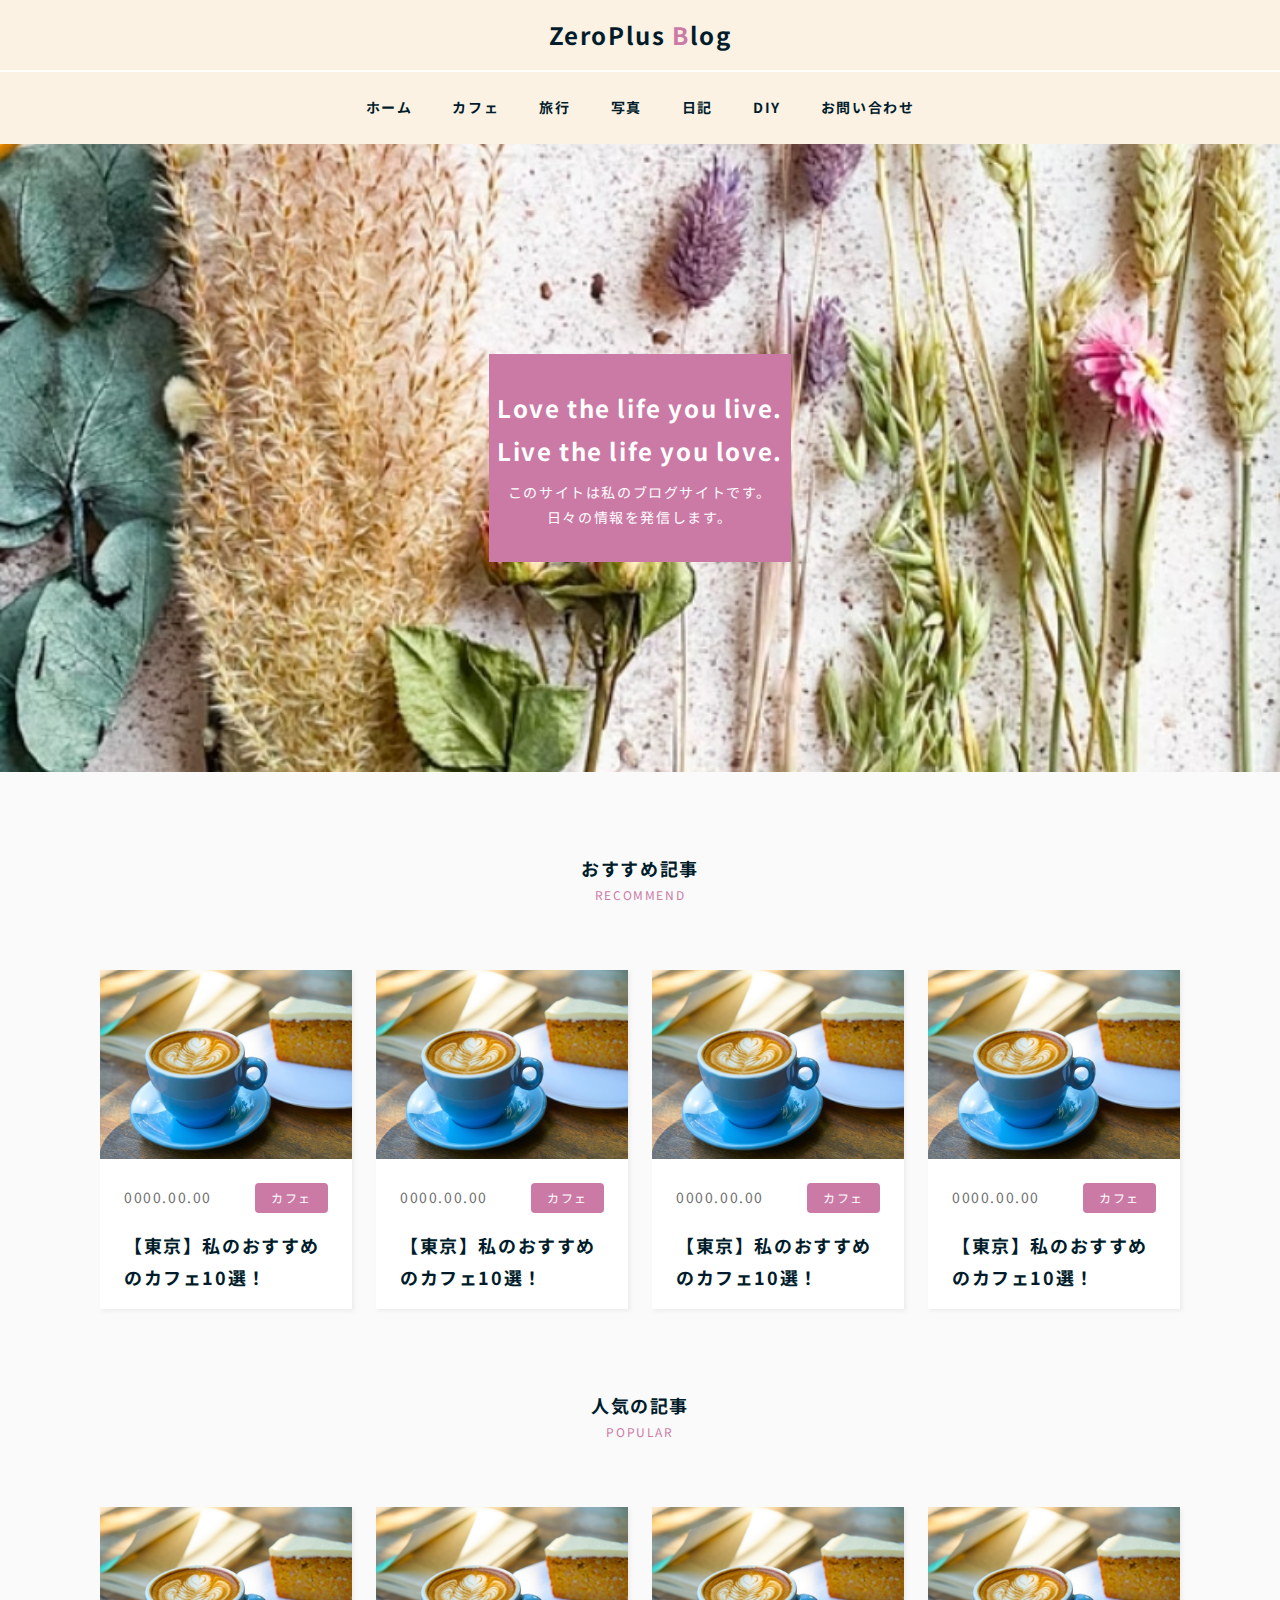
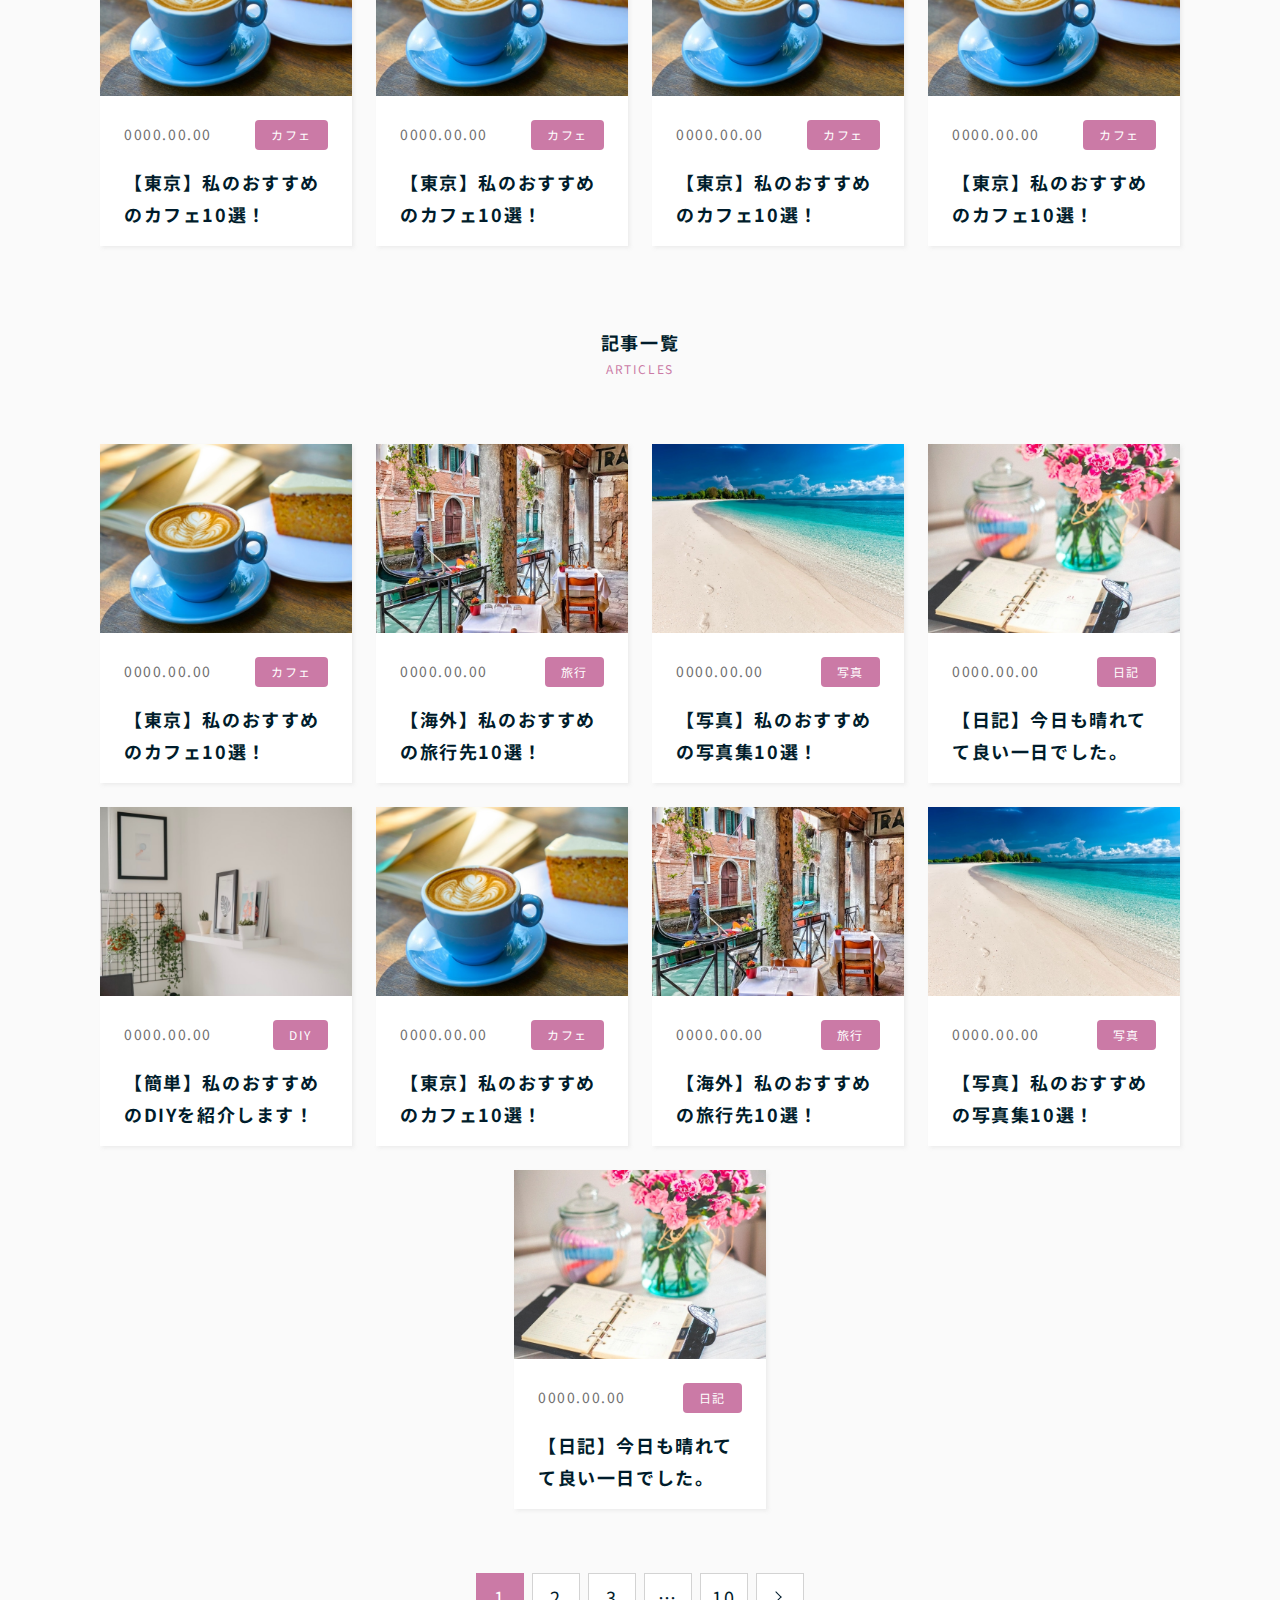
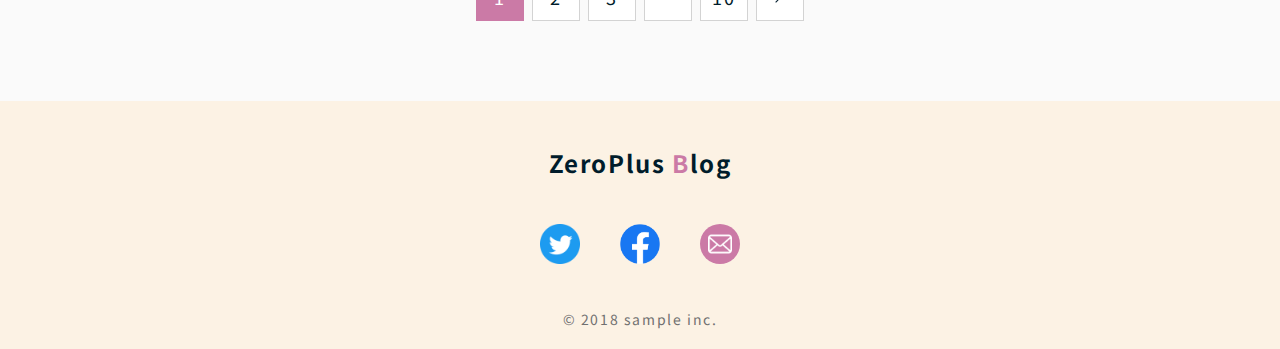
<file: index.html>
<!DOCTYPE html>
<html lang="ja">
  <head>
    <meta charset="utf-8" />
    <meta name="viewport" content="width=device-width,initial-scale=1" />
    <title>ZeroPlus Blog</title>
    <meta
      name="description"
      content="このサイトは私のブログサイトです。日々の情報を発信します。"
    />
    <meta name="format-detection" content="telephone=no" />
    <!-- google fonts -->
    <link rel="preconnect" href="https://fonts.googleapis.com" />
    <link rel="preconnect" href="https://fonts.gstatic.com" crossorigin />
    <link
      href="https://fonts.googleapis.com/css2?family=Noto+Sans+JP:wght@400;700&display=swap"
      rel="stylesheet"
    />
    <!-- css -->
    <link rel="stylesheet" href="css/reset.css" />
    <link rel="stylesheet" href="css/style.css" />
  </head>
  <body>
    <header class="header">
      <h1 class="header-logo">
        <a href="index.html" class="header-logo_link"
          >ZeroPlus<span class="header-logo_link__accent-color">&nbsp;B</span
          >log</a
        >
      </h1>
      <nav class="header-nav container">
        <ul class="header-nav_list">
          <li class="header-nav_item">
            <a href="index.html" class="header-nav_link">ホーム</a>
          </li>
          <li class="header-nav_item">
            <a href="category.html" class="header-nav_link">カフェ</a>
          </li>
          <li class="header-nav_item">
            <a href="" class="header-nav_link">旅行</a>
          </li>
          <li class="header-nav_item">
            <a href="" class="header-nav_link">写真</a>
          </li>
          <li class="header-nav_item">
            <a href="" class="header-nav_link">日記</a>
          </li>
          <li class="header-nav_item">
            <a href="" class="header-nav_link">DIY</a>
          </li>
          <li class="header-nav_item">
            <a href="" class="header-nav_link">お問い合わせ</a>
          </li>
        </ul>
      </nav>
    </header>
    <div class="top_kv">
      <div class="top_kv_copy-wrapper">
        <p class="top_kv_copy">
          Love the life you live. <br />Live the life you love.
        </p>
        <p class="top_kv_copy-jp">
          このサイトは私のブログサイトです。<br
            class="top_kv_break"
          />日々の情報を発信します。
        </p>
      </div>
      <!-- /.top_kv_copy-wrapper -->
    </div>
    <!-- /.kv -->
    <main class="top_main">
      <section class="contents">
        <h2 class="contents-title">おすすめ記事</h2>
        <div class="article-list container article-list__col-4 contents-body">
          <article class="article-item">
            <a href="single.html" class="article-item_link">
              <div class="article-item_thumb-wrapper">
                <img
                  src="img/thumb_article.jpg"
                  alt=""
                  class="article-item_thumb"
                  width="688"
                  height="516"
                />
              </div>
              <!-- /.article-item_thumb-wrapper -->
              <div class="article-item_txt article-item_txt__col-4">
                <div class="article-item_meta">
                  <time class="article-item_meta-date">0000.00.00</time>
                  <span class="article-item_meta-cat">カフェ</span>
                </div>
                <!-- /.article-item_meta -->
                <h3 class="article-item_title article-item_title__col-4">
                  【東京】私のおすすめのカフェ10選！
                </h3>
              </div>
              <!-- /.article-item_txt -->
            </a>
          </article>
          <article class="article-item">
            <a href="single.html" class="article-item_link">
              <div class="article-item_thumb-wrapper">
                <img
                  src="img/thumb_article.jpg"
                  alt=""
                  class="article-item_thumb"
                  width="688"
                  height="516"
                />
              </div>
              <!-- /.article-item_thumb-wrapper -->
              <div class="article-item_txt article-item_txt__col-4">
                <div class="article-item_meta">
                  <time class="article-item_meta-date">0000.00.00</time>
                  <span class="article-item_meta-cat">カフェ</span>
                </div>
                <!-- /.article-item_meta -->
                <h3 class="article-item_title article-item_title__col-4">
                  【東京】私のおすすめのカフェ10選！
                </h3>
              </div>
              <!-- /.article-item_txt -->
            </a>
          </article>
          <article class="article-item">
            <a href="single.html" class="article-item_link">
              <div class="article-item_thumb-wrapper">
                <img
                  src="img/thumb_article.jpg"
                  alt=""
                  class="article-item_thumb"
                  width="688"
                  height="516"
                />
              </div>
              <!-- /.article-item_thumb-wrapper -->
              <div class="article-item_txt article-item_txt__col-4">
                <div class="article-item_meta">
                  <time class="article-item_meta-date">0000.00.00</time>
                  <span class="article-item_meta-cat">カフェ</span>
                </div>
                <!-- /.article-item_meta -->
                <h3 class="article-item_title article-item_title__col-4">
                  【東京】私のおすすめのカフェ10選！
                </h3>
              </div>
              <!-- /.article-item_txt -->
            </a>
          </article>
          <article class="article-item">
            <a href="single.html" class="article-item_link">
              <div class="article-item_thumb-wrapper">
                <img
                  src="img/thumb_article.jpg"
                  alt=""
                  class="article-item_thumb"
                  width="688"
                  height="516"
                />
              </div>
              <!-- /.article-item_thumb-wrapper -->
              <div class="article-item_txt article-item_txt__col-4">
                <div class="article-item_meta">
                  <time class="article-item_meta-date">0000.00.00</time>
                  <span class="article-item_meta-cat">カフェ</span>
                </div>
                <!-- /.article-item_meta -->
                <h3 class="article-item_title article-item_title__col-4">
                  【東京】私のおすすめのカフェ10選！
                </h3>
              </div>
              <!-- /.article-item_txt -->
            </a>
          </article>
        </div>
        <!-- /.article-list -->
      </section>
      <section class="contents">
        <h2 class="contents-title popular">人気の記事</h2>
        <div class="article-list container article-list__col-4 contents-body">
          <article class="article-item">
            <a href="single.html" class="article-item_link">
              <div class="article-item_thumb-wrapper">
                <img
                  src="img/thumb_article.jpg"
                  alt=""
                  class="article-item_thumb"
                  width="688"
                  height="516"
                />
              </div>
              <!-- /.article-item_thumb-wrapper -->
              <div class="article-item_txt article-item_txt__col-4">
                <div class="article-item_meta">
                  <time class="article-item_meta-date">0000.00.00</time>
                  <span class="article-item_meta-cat">カフェ</span>
                </div>
                <!-- /.article-item_meta -->
                <h3 class="article-item_title article-item_title__col-4">
                  【東京】私のおすすめのカフェ10選！
                </h3>
              </div>
              <!-- /.article-item_txt -->
            </a>
          </article>
          <article class="article-item">
            <a href="single.html" class="article-item_link">
              <div class="article-item_thumb-wrapper">
                <img
                  src="img/thumb_article.jpg"
                  alt=""
                  class="article-item_thumb"
                  width="688"
                  height="516"
                />
              </div>
              <!-- /.article-item_thumb-wrapper -->
              <div class="article-item_txt article-item_txt__col-4">
                <div class="article-item_meta">
                  <time class="article-item_meta-date">0000.00.00</time>
                  <span class="article-item_meta-cat">カフェ</span>
                </div>
                <!-- /.article-item_meta -->
                <h3 class="article-item_title article-item_title__col-4">
                  【東京】私のおすすめのカフェ10選！
                </h3>
              </div>
              <!-- /.article-item_txt -->
            </a>
          </article>
          <article class="article-item">
            <a href="single.html" class="article-item_link">
              <div class="article-item_thumb-wrapper">
                <img
                  src="img/thumb_article.jpg"
                  alt=""
                  class="article-item_thumb"
                  width="688"
                  height="516"
                />
              </div>
              <!-- /.article-item_thumb-wrapper -->
              <div class="article-item_txt article-item_txt__col-4">
                <div class="article-item_meta">
                  <time class="article-item_meta-date">0000.00.00</time>
                  <span class="article-item_meta-cat">カフェ</span>
                </div>
                <!-- /.article-item_meta -->
                <h3 class="article-item_title article-item_title__col-4">
                  【東京】私のおすすめのカフェ10選！
                </h3>
              </div>
              <!-- /.article-item_txt -->
            </a>
          </article>
          <article class="article-item">
            <a href="single.html" class="article-item_link">
              <div class="article-item_thumb-wrapper">
                <img
                  src="img/thumb_article.jpg"
                  alt=""
                  class="article-item_thumb"
                  width="688"
                  height="516"
                />
              </div>
              <!-- /.article-item_thumb-wrapper -->
              <div class="article-item_txt article-item_txt__col-4">
                <div class="article-item_meta">
                  <time class="article-item_meta-date">0000.00.00</time>
                  <span class="article-item_meta-cat">カフェ</span>
                </div>
                <!-- /.article-item_meta -->
                <h3 class="article-item_title article-item_title__col-4">
                  【東京】私のおすすめのカフェ10選！
                </h3>
              </div>
              <!-- /.article-item_txt -->
            </a>
          </article>
        </div>
        <!-- /.article-list -->
      </section>
      <section class="contents">
        <h2 class="contents-title articles">記事一覧</h2>
        <div class="article-list container article-list__col-3 contents-body">
          <article class="article-item">
            <a href="single.html" class="article-item_link">
              <div class="article-item_thumb-wrapper">
                <img
                  src="img/thumb_article.jpg"
                  alt=""
                  class="article-item_thumb"
                  width="688"
                  height="516"
                />
              </div>
              <!-- /.article-item_thumb-wrapper -->
              <div class="article-item_txt article-item_txt__col-3">
                <div class="article-item_meta">
                  <time class="article-item_meta-date">0000.00.00</time>
                  <span class="article-item_meta-cat">カフェ</span>
                </div>
                <!-- /.article-item_meta -->
                <h3 class="article-item_title article-item_title__col-3">
                  【東京】私のおすすめのカフェ10選！
                </h3>
              </div>
              <!-- /.article-item_txt -->
            </a>
          </article>
          <article class="article-item">
            <a href="single.html" class="article-item_link">
              <div class="article-item_thumb-wrapper">
                <img
                  src="img/thumb_article02.jpg"
                  alt=""
                  class="article-item_thumb"
                  width="688"
                  height="516"
                />
              </div>
              <!-- /.article-item_thumb-wrapper -->
              <div class="article-item_txt article-item_txt__col-3">
                <div class="article-item_meta">
                  <time class="article-item_meta-date">0000.00.00</time>
                  <span class="article-item_meta-cat">旅行</span>
                </div>
                <!-- /.article-item_meta -->
                <h3 class="article-item_title article-item_title__col-3">
                  【海外】私のおすすめの旅行先10選！
                </h3>
              </div>
              <!-- /.article-item_txt -->
            </a>
          </article>
          <article class="article-item">
            <a href="single.html" class="article-item_link">
              <div class="article-item_thumb-wrapper">
                <img
                  src="img/thumb_article03.jpg"
                  alt=""
                  class="article-item_thumb"
                  width="688"
                  height="516"
                />
              </div>
              <!-- /.article-item_thumb-wrapper -->
              <div class="article-item_txt article-item_txt__col-3">
                <div class="article-item_meta">
                  <time class="article-item_meta-date">0000.00.00</time>
                  <span class="article-item_meta-cat">写真</span>
                </div>
                <!-- /.article-item_meta -->
                <h3 class="article-item_title article-item_title__col-3">
                  【写真】私のおすすめの写真集10選！
                </h3>
              </div>
              <!-- /.article-item_txt -->
            </a>
          </article>
          <article class="article-item">
            <a href="single.html" class="article-item_link">
              <div class="article-item_thumb-wrapper">
                <img
                  src="img/thumb_article04.jpg"
                  alt=""
                  class="article-item_thumb"
                  width="688"
                  height="516"
                />
              </div>
              <!-- /.article-item_thumb-wrapper -->
              <div class="article-item_txt article-item_txt__col-3">
                <div class="article-item_meta">
                  <time class="article-item_meta-date">0000.00.00</time>
                  <span class="article-item_meta-cat">日記</span>
                </div>
                <!-- /.article-item_meta -->
                <h3 class="article-item_title article-item_title__col-3">
                  【日記】今日も晴れてて良い一日でした。
                </h3>
              </div>
              <!-- /.article-item_txt -->
            </a>
          </article>
          <article class="article-item">
            <a href="single.html" class="article-item_link">
              <div class="article-item_thumb-wrapper">
                <img
                  src="img/thumb_article05.jpg"
                  alt=""
                  class="article-item_thumb"
                  width="688"
                  height="516"
                />
              </div>
              <!-- /.article-item_thumb-wrapper -->
              <div class="article-item_txt article-item_txt__col-3">
                <div class="article-item_meta">
                  <time class="article-item_meta-date">0000.00.00</time>
                  <span class="article-item_meta-cat">DIY</span>
                </div>
                <!-- /.article-item_meta -->
                <h3 class="article-item_title article-item_title__col-3">
                  【簡単】私のおすすめのDIYを紹介します！
                </h3>
              </div>
              <!-- /.article-item_txt -->
            </a>
          </article>
          <article class="article-item">
            <a href="single.html" class="article-item_link">
              <div class="article-item_thumb-wrapper">
                <img
                  src="img/thumb_article.jpg"
                  alt=""
                  class="article-item_thumb"
                  width="688"
                  height="516"
                />
              </div>
              <!-- /.article-item_thumb-wrapper -->
              <div class="article-item_txt article-item_txt__col-3">
                <div class="article-item_meta">
                  <time class="article-item_meta-date">0000.00.00</time>
                  <span class="article-item_meta-cat">カフェ</span>
                </div>
                <!-- /.article-item_meta -->
                <h3 class="article-item_title article-item_title__col-3">
                  【東京】私のおすすめのカフェ10選！
                </h3>
              </div>
              <!-- /.article-item_txt -->
            </a>
          </article>
          <article class="article-item">
            <a href="single.html" class="article-item_link">
              <div class="article-item_thumb-wrapper">
                <img
                  src="img/thumb_article02.jpg"
                  alt=""
                  class="article-item_thumb"
                  width="688"
                  height="516"
                />
              </div>
              <!-- /.article-item_thumb-wrapper -->
              <div class="article-item_txt article-item_txt__col-3">
                <div class="article-item_meta">
                  <time class="article-item_meta-date">0000.00.00</time>
                  <span class="article-item_meta-cat">旅行</span>
                </div>
                <!-- /.article-item_meta -->
                <h3 class="article-item_title article-item_title__col-3">
                  【海外】私のおすすめの旅行先10選！
                </h3>
              </div>
              <!-- /.article-item_txt -->
            </a>
          </article>
          <article class="article-item">
            <a href="single.html" class="article-item_link">
              <div class="article-item_thumb-wrapper">
                <img
                  src="img/thumb_article03.jpg"
                  alt=""
                  class="article-item_thumb"
                  width="688"
                  height="516"
                />
              </div>
              <!-- /.article-item_thumb-wrapper -->
              <div class="article-item_txt article-item_txt__col-3">
                <div class="article-item_meta">
                  <time class="article-item_meta-date">0000.00.00</time>
                  <span class="article-item_meta-cat">写真</span>
                </div>
                <!-- /.article-item_meta -->
                <h3 class="article-item_title article-item_title__col-3">
                  【写真】私のおすすめの写真集10選！
                </h3>
              </div>
              <!-- /.article-item_txt -->
            </a>
          </article>
          <article class="article-item">
            <a href="single.html" class="article-item_link">
              <div class="article-item_thumb-wrapper">
                <img
                  src="img/thumb_article04.jpg"
                  alt=""
                  class="article-item_thumb"
                  width="688"
                  height="516"
                />
              </div>
              <!-- /.article-item_thumb-wrapper -->
              <div class="article-item_txt article-item_txt__col-3">
                <div class="article-item_meta">
                  <time class="article-item_meta-date">0000.00.00</time>
                  <span class="article-item_meta-cat">日記</span>
                </div>
                <!-- /.article-item_meta -->
                <h3 class="article-item_title article-item_title__col-3">
                  【日記】今日も晴れてて良い一日でした。
                </h3>
              </div>
              <!-- /.article-item_txt -->
            </a>
          </article>
        </div>
        <!-- /.article-list -->
      </section>
      <div class="pagination contents-body">
        <span class="pagination_numbers pagination_numbers__current">1</span>
        <a href="" class="pagination_numbers">2</a>
        <a href="" class="pagination_numbers">3</a>
        <span class="pagination_numbers">…</span>
        <a href="" class="pagination_numbers">10</a>
        <a href="" class="pagination_numbers pagination_numbers__next"></a>
      </div>
      <!-- /.pagination -->
    </main>
    <footer class="footer">
      <p class="footer-logo">
        <a href="" class="footer-logo_link"
          >ZeroPlus<span class="footer-logo_link__accent-color">&nbsp;B</span
          >log</a
        >
      </p>
      <div class="footer-sns">
        <a href="" class="footer-sns_item">
          <img
            src="img/icon_twitter.svg"
            alt=""
            width="40"
            height="40"
            class="footer-sns_icon"
          />
        </a>
        <a href="" class="footer-sns_item">
          <img
            src="img/icon_facebook.svg"
            alt=""
            width="40"
            height="40"
            class="footer-sns_icon"
          />
        </a>
        <a href="" class="footer-sns_item">
          <img
            src="img/icon_email.svg"
            alt=""
            width="40"
            height="40"
            class="footer-sns_icon"
          />
        </a>
      </div>
      <!-- /.footer-sns -->

      <p class="footer-copyright">
        <small class="footer-copyright_txt">&copy; 2018 sample inc.</small>
      </p>
    </footer>
  </body>
</html>
</file>
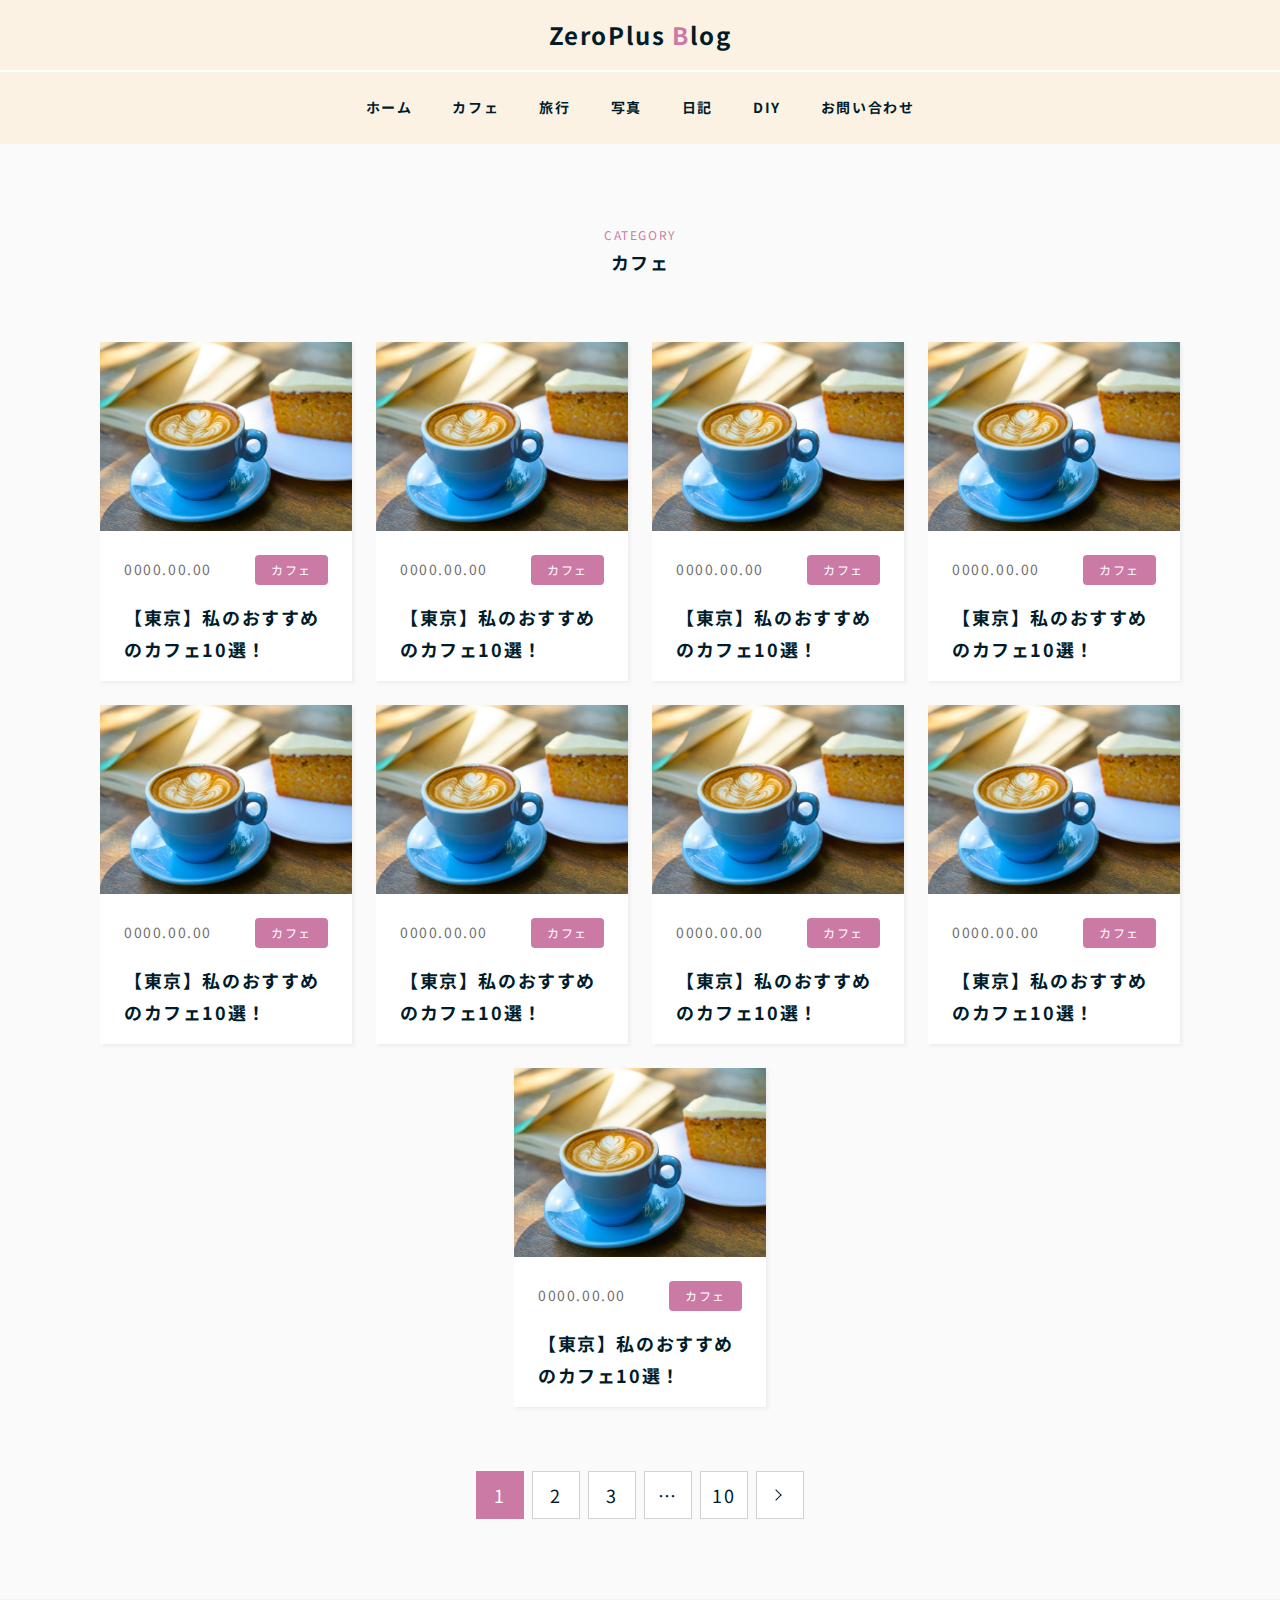
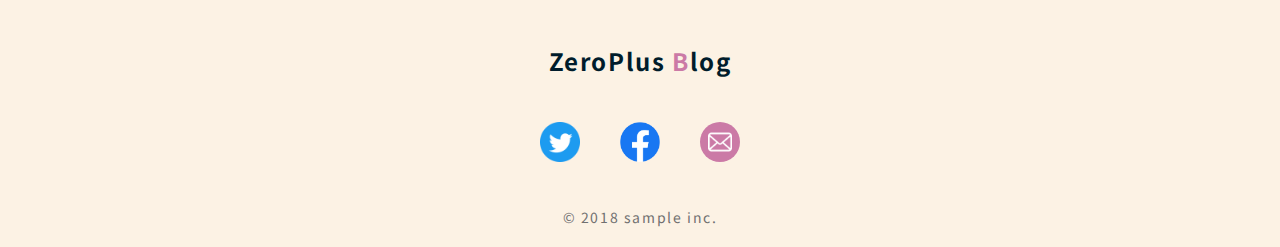
<file: category.html>
<!DOCTYPE html>
<html lang="ja">
  <head>
    <meta charset="utf-8" />
    <meta name="viewport" content="width=device-width,initial-scale=1" />
    <title>カフェ|ZeroPlus Blog</title>
    <meta
      name="description"
      content="このサイトは私のブログサイトです。日々の情報を発信します。"
    />
    <meta name="format-detection" content="telephone=no" />
    <!-- google fonts -->
    <link rel="preconnect" href="https://fonts.googleapis.com" />
    <link rel="preconnect" href="https://fonts.gstatic.com" crossorigin />
    <link
      href="https://fonts.googleapis.com/css2?family=Noto+Sans+JP:wght@400;700&display=swap"
      rel="stylesheet"
    />
    <!-- css -->
    <link rel="stylesheet" href="css/reset.css" />
    <link rel="stylesheet" href="css/style.css" />
  </head>
  <body>
    <header class="header">
      <p class="header-logo">
        <a href="index.html" class="header-logo_link"
          >ZeroPlus<span class="header-logo_link__accent-color">&nbsp;B</span>log</a
        >
      </p>
      <nav class="header-nav container">
        <ul class="header-nav_list">
          <li class="header-nav_item">
            <a href="index.html" class="header-nav_link">ホーム</a>
          </li>
          <li class="header-nav_item">
            <a href="category.html" class="header-nav_link">カフェ</a>
          </li>
          <li class="header-nav_item">
            <a href="" class="header-nav_link">旅行</a>
          </li>
          <li class="header-nav_item">
            <a href="" class="header-nav_link">写真</a>
          </li>
          <li class="header-nav_item">
            <a href="" class="header-nav_link">日記</a>
          </li>
          <li class="header-nav_item">
            <a href="" class="header-nav_link">DIY</a>
          </li>
          <li class="header-nav_item">
            <a href="" class="header-nav_link">お問い合わせ</a>
          </li>
        </ul>
      </nav>
    </header>
    <main class="cat_main">
      <div class="cat_header container">
        <h1 class="cat_header_title">カフェ</h1>
      </div>
      <!-- /.cat_header -->
      <section class="cat_main_contents">
        <div class="article-list container article-list__col-3">
          <article class="article-item">
            <a href="single.html" class="article-item_link">
              <div class="article-item_thumb-wrapper">
                <img
                  src="img/thumb_article.jpg"
                  alt=""
                  class="article-item_thumb"
                  width="688"
                  height="516"
                />
              </div>
              <!-- /.article-item_thumb-wrapper -->
              <div class="article-item_txt article-item_txt__col-3">
                <div class="article-item_meta">
                  <time class="article-item_meta-date">0000.00.00</time>
                  <span class="article-item_meta-cat">カフェ</span>
                </div>
                <!-- /.article-item_meta -->
                <h2 class="article-item_title article-item_title__col-3">
                  【東京】私のおすすめのカフェ10選！
                </h2>
              </div>
              <!-- /.article-item_txt -->
            </a>
          </article>
          <article class="article-item">
            <a href="single.html" class="article-item_link">
              <div class="article-item_thumb-wrapper">
                <img
                  src="img/thumb_article.jpg"
                  alt=""
                  class="article-item_thumb"
                  width="688"
                  height="516"
                />
              </div>
              <!-- /.article-item_thumb-wrapper -->
              <div class="article-item_txt article-item_txt__col-3">
                <div class="article-item_meta">
                  <time class="article-item_meta-date">0000.00.00</time>
                  <span class="article-item_meta-cat">カフェ</span>
                </div>
                <!-- /.article-item_meta -->
                <h2 class="article-item_title article-item_title__col-3">
                  【東京】私のおすすめのカフェ10選！
                </h2>
              </div>
              <!-- /.article-item_txt -->
            </a>
          </article>
          <article class="article-item">
            <a href="single.html" class="article-item_link">
              <div class="article-item_thumb-wrapper">
                <img
                  src="img/thumb_article.jpg"
                  alt=""
                  class="article-item_thumb"
                  width="688"
                  height="516"
                />
              </div>
              <!-- /.article-item_thumb-wrapper -->
              <div class="article-item_txt article-item_txt__col-3">
                <div class="article-item_meta">
                  <time class="article-item_meta-date">0000.00.00</time>
                  <span class="article-item_meta-cat">カフェ</span>
                </div>
                <!-- /.article-item_meta -->
                <h2 class="article-item_title article-item_title__col-3">
                  【東京】私のおすすめのカフェ10選！
                </h2>
              </div>
              <!-- /.article-item_txt -->
            </a>
          </article>
          <article class="article-item">
            <a href="single.html" class="article-item_link">
              <div class="article-item_thumb-wrapper">
                <img
                  src="img/thumb_article.jpg"
                  alt=""
                  class="article-item_thumb"
                  width="688"
                  height="516"
                />
              </div>
              <!-- /.article-item_thumb-wrapper -->
              <div class="article-item_txt article-item_txt__col-3">
                <div class="article-item_meta">
                  <time class="article-item_meta-date">0000.00.00</time>
                  <span class="article-item_meta-cat">カフェ</span>
                </div>
                <!-- /.article-item_meta -->
                <h2 class="article-item_title article-item_title__col-3">
                  【東京】私のおすすめのカフェ10選！
                </h2>
              </div>
              <!-- /.article-item_txt -->
            </a>
          </article>
          <article class="article-item">
            <a href="single.html" class="article-item_link">
              <div class="article-item_thumb-wrapper">
                <img
                  src="img/thumb_article.jpg"
                  alt=""
                  class="article-item_thumb"
                  width="688"
                  height="516"
                />
              </div>
              <!-- /.article-item_thumb-wrapper -->
              <div class="article-item_txt article-item_txt__col-3">
                <div class="article-item_meta">
                  <time class="article-item_meta-date">0000.00.00</time>
                  <span class="article-item_meta-cat">カフェ</span>
                </div>
                <!-- /.article-item_meta -->
                <h2 class="article-item_title article-item_title__col-3">
                  【東京】私のおすすめのカフェ10選！
                </h2>
              </div>
              <!-- /.article-item_txt -->
            </a>
          </article>
          <article class="article-item">
            <a href="single.html" class="article-item_link">
              <div class="article-item_thumb-wrapper">
                <img
                  src="img/thumb_article.jpg"
                  alt=""
                  class="article-item_thumb"
                  width="688"
                  height="516"
                />
              </div>
              <!-- /.article-item_thumb-wrapper -->
              <div class="article-item_txt article-item_txt__col-3">
                <div class="article-item_meta">
                  <time class="article-item_meta-date">0000.00.00</time>
                  <span class="article-item_meta-cat">カフェ</span>
                </div>
                <!-- /.article-item_meta -->
                <h2 class="article-item_title article-item_title__col-3">
                  【東京】私のおすすめのカフェ10選！
                </h2>
              </div>
              <!-- /.article-item_txt -->
            </a>
          </article>
          <article class="article-item">
            <a href="single.html" class="article-item_link">
              <div class="article-item_thumb-wrapper">
                <img
                  src="img/thumb_article.jpg"
                  alt=""
                  class="article-item_thumb"
                  width="688"
                  height="516"
                />
              </div>
              <!-- /.article-item_thumb-wrapper -->
              <div class="article-item_txt article-item_txt__col-3">
                <div class="article-item_meta">
                  <time class="article-item_meta-date">0000.00.00</time>
                  <span class="article-item_meta-cat">カフェ</span>
                </div>
                <!-- /.article-item_meta -->
                <h2 class="article-item_title article-item_title__col-3">
                  【東京】私のおすすめのカフェ10選！
                </h2>
              </div>
              <!-- /.article-item_txt -->
            </a>
          </article>
          <article class="article-item">
            <a href="single.html" class="article-item_link">
              <div class="article-item_thumb-wrapper">
                <img
                  src="img/thumb_article.jpg"
                  alt=""
                  class="article-item_thumb"
                  width="688"
                  height="516"
                />
              </div>
              <!-- /.article-item_thumb-wrapper -->
              <div class="article-item_txt article-item_txt__col-3">
                <div class="article-item_meta">
                  <time class="article-item_meta-date">0000.00.00</time>
                  <span class="article-item_meta-cat">カフェ</span>
                </div>
                <!-- /.article-item_meta -->
                <h2 class="article-item_title article-item_title__col-3">
                  【東京】私のおすすめのカフェ10選！
                </h2>
              </div>
              <!-- /.article-item_txt -->
            </a>
          </article>
          <article class="article-item">
            <a href="single.html" class="article-item_link">
              <div class="article-item_thumb-wrapper">
                <img
                  src="img/thumb_article.jpg"
                  alt=""
                  class="article-item_thumb"
                  width="688"
                  height="516"
                />
              </div>
              <!-- /.article-item_thumb-wrapper -->
              <div class="article-item_txt article-item_txt__col-3">
                <div class="article-item_meta">
                  <time class="article-item_meta-date">0000.00.00</time>
                  <span class="article-item_meta-cat">カフェ</span>
                </div>
                <!-- /.article-item_meta -->
                <h2 class="article-item_title article-item_title__col-3">
                  【東京】私のおすすめのカフェ10選！
                </h2>
              </div>
              <!-- /.article-item_txt -->
            </a>
          </article>
        </div>
        <!-- /.article-list -->
        <div class="pagination contents-body">
          <span class="pagination_numbers pagination_numbers__current">1</span>
          <a href="" class="pagination_numbers">2</a>
          <a href="" class="pagination_numbers">3</a>
          <span class="pagination_numbers">…</span>
          <a href="" class="pagination_numbers">10</a>
          <a href="" class="pagination_numbers pagination_numbers__next"></a>
        </div>
        <!-- /.pagination -->
      </section>
    </main>
    <footer class="footer">
      <p class="footer-logo">
        <a href="" class="footer-logo_link"
          >ZeroPlus<span class="footer-logo_link__accent-color">&nbsp;B</span
          >log</a
        >
      </p>
      <div class="footer-sns">
        <a href="" class="footer-sns_item">
          <img
            src="img/icon_twitter.svg"
            alt=""
            width="40"
            height="40"
            class="footer-sns_icon"
          />
        </a>
        <a href="" class="footer-sns_item">
          <img
            src="img/icon_facebook.svg"
            alt=""
            width="40"
            height="40"
            class="footer-sns_icon"
          />
        </a>
        <a href="" class="footer-sns_item">
          <img
            src="img/icon_email.svg"
            alt=""
            width="40"
            height="40"
            class="footer-sns_icon"
          />
        </a>
      </div>
      <!-- /.footer-sns -->
      <p class="footer-copyright">
        <small class="footer-copyright_txt">&copy; 2018 sample inc.</small>
      </p>
    </footer>
  </body>
</html>
</file>
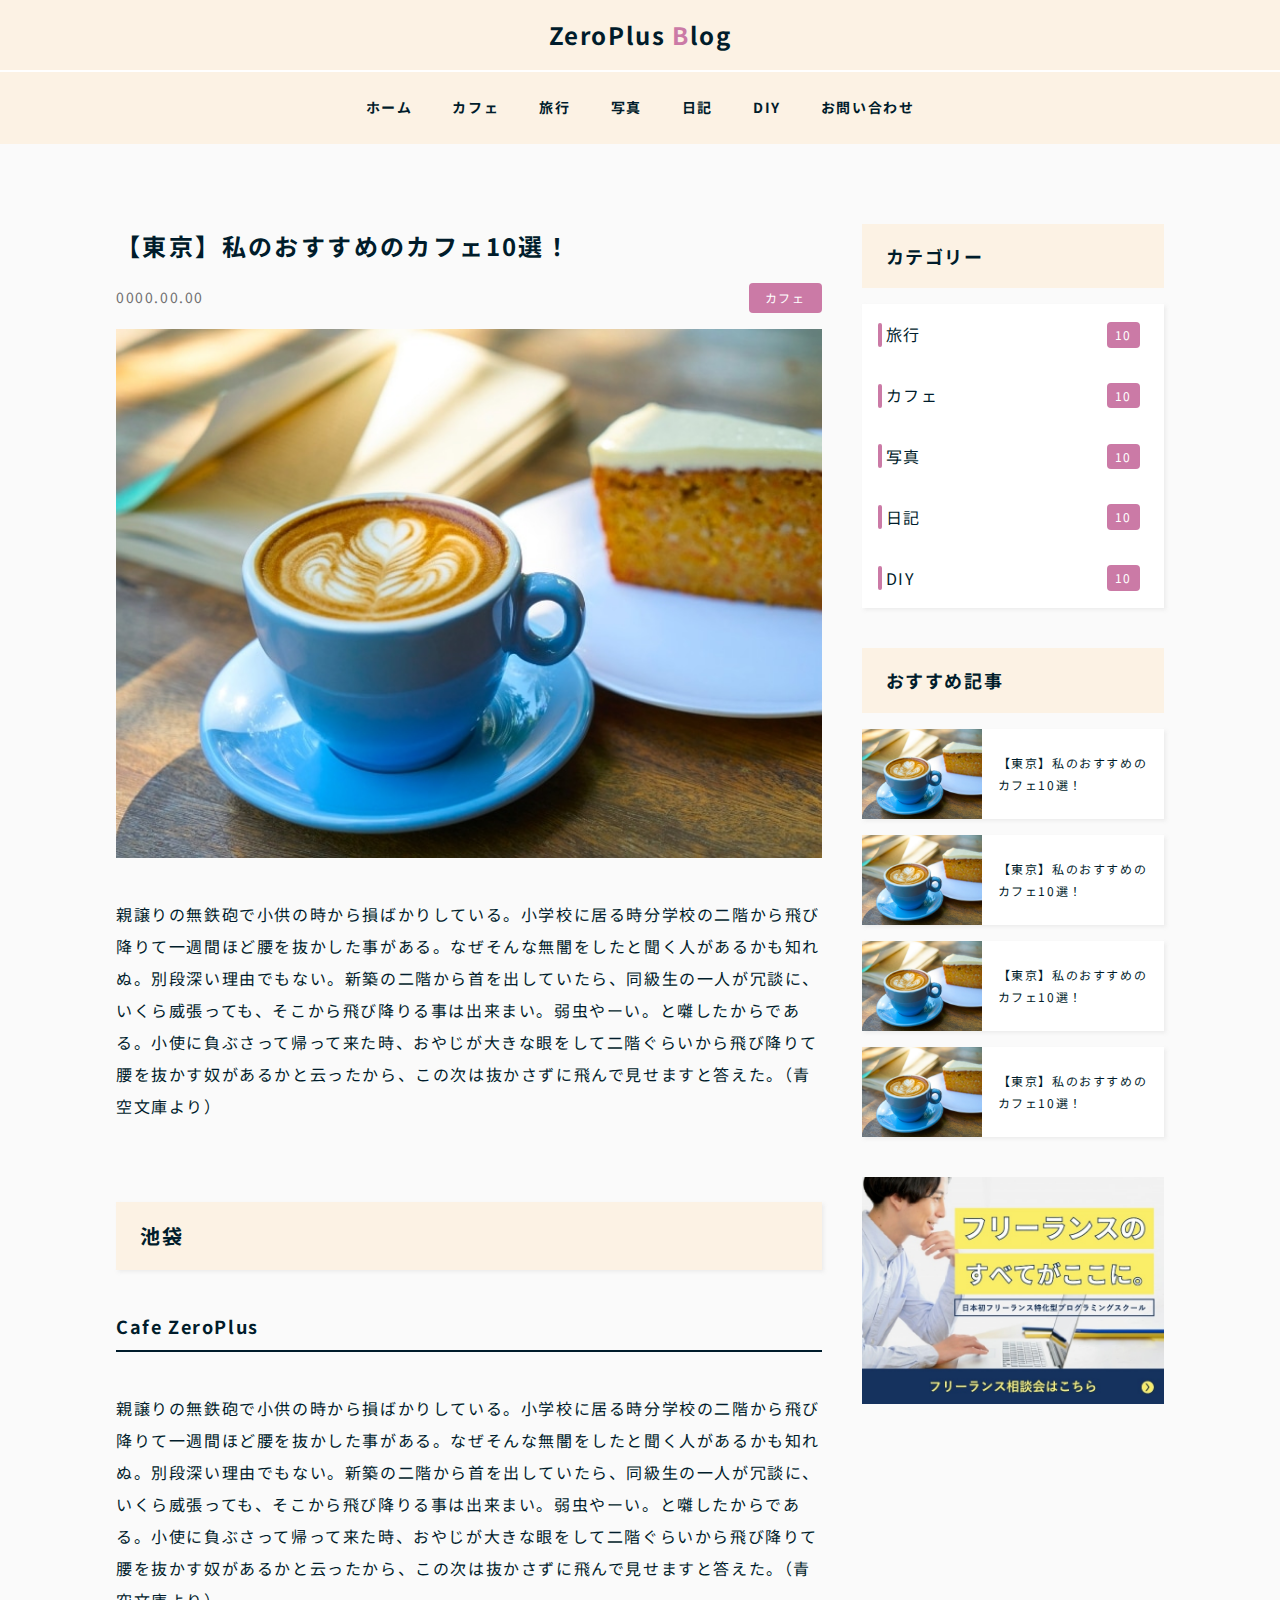
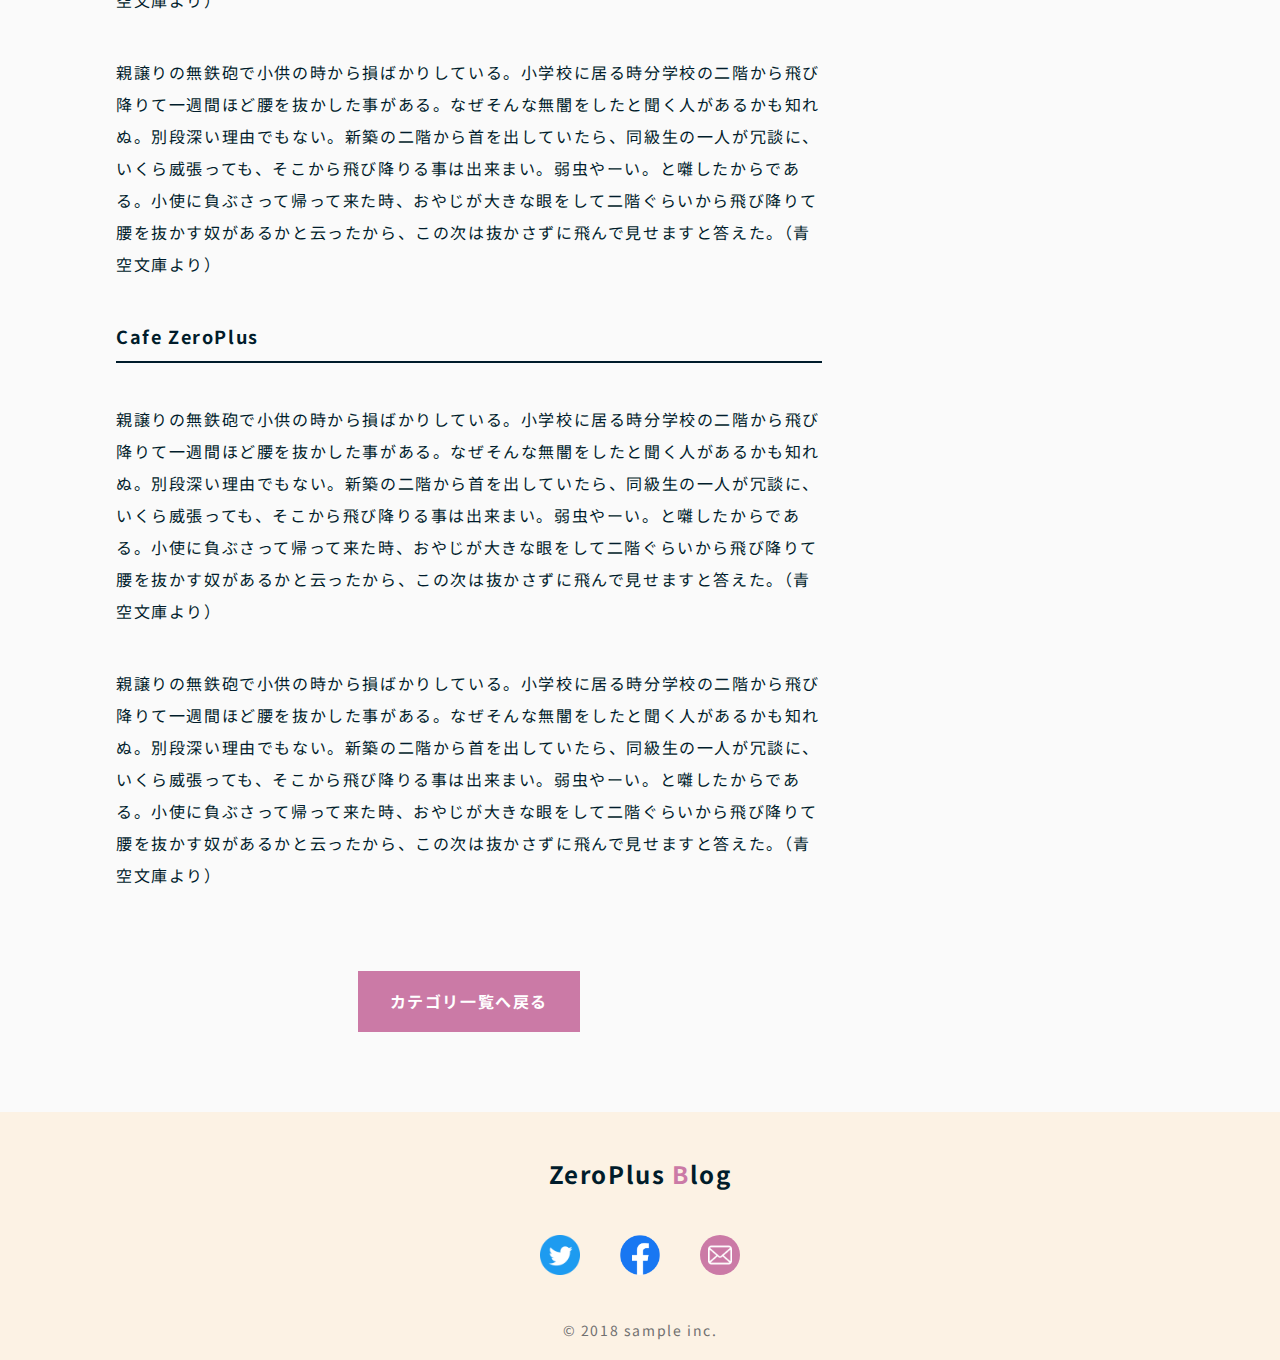
<file: single.html>
<!DOCTYPE html>
<html lang="ja">
  <head>
    <meta charset="utf-8" />
    <meta name="viewport" content="width=device-width,initial-scale=1" />
    <title>【東京】私のおすすめのカフェ10選！|ZeroPlus Blog</title>
    <!-- google fonts -->
    <link rel="preconnect" href="https://fonts.googleapis.com" />
    <link rel="preconnect" href="https://fonts.gstatic.com" crossorigin />
    <link
      href="https://fonts.googleapis.com/css2?family=Noto+Sans+JP:wght@400;700&display=swap"
      rel="stylesheet"
    />
    <!-- css -->
    <link rel="stylesheet" href="css/reset.css" />
    <link rel="stylesheet" href="css/style.css" />
  </head>
  <body>
    <header class="header">
      <p class="header-logo">
        <a href="index.html" class="header-logo_link"
          >ZeroPlus<span class="header-logo_link__accent-color">&nbsp;B</span>log</a
        >
      </p>
      <nav class="header-nav container">
        <ul class="header-nav_list">
          <li class="header-nav_item">
            <a href="index.html" class="header-nav_link">ホーム</a>
          </li>
          <li class="header-nav_item">
            <a href="category.html" class="header-nav_link">カフェ</a>
          </li>
          <li class="header-nav_item">
            <a href="" class="header-nav_link">旅行</a>
          </li>
          <li class="header-nav_item">
            <a href="" class="header-nav_link">写真</a>
          </li>
          <li class="header-nav_item">
            <a href="" class="header-nav_link">日記</a>
          </li>
          <li class="header-nav_item">
            <a href="" class="header-nav_link">DIY</a>
          </li>
          <li class="header-nav_item">
            <a href="" class="header-nav_link">お問い合わせ</a>
          </li>
        </ul>
      </nav>
    </header>
    <div class="single_contents">
      <main class="single_main">
        <h1 class="single_main_title">【東京】私のおすすめのカフェ10選！</h1>
        <div class="single_main_meta">
          <time class="single_main_meta-date">0000.00.00</time>
          <a href="category.html" class="single_main_meta-cat">カフェ</a>
        </div>
        <!-- /.single_main_meta -->
        <div class="single_main_thumb-wrapper">
          <img
            src="img//thumb_article.jpg"
            alt=""
            width="688"
            height="516"
            class="single_main_thumb"
          />
        </div>
        <!-- /.single_main_thumb-wrapper -->
        <div class="single_main_contents">
          <p>
            親譲りの無鉄砲で小供の時から損ばかりしている。小学校に居る時分学校の二階から飛び降りて一週間ほど腰を抜かした事がある。なぜそんな無闇をしたと聞く人があるかも知れぬ。別段深い理由でもない。新築の二階から首を出していたら、同級生の一人が冗談に、いくら威張っても、そこから飛び降りる事は出来まい。弱虫やーい。と囃したからである。小使に負ぶさって帰って来た時、おやじが大きな眼をして二階ぐらいから飛び降りて腰を抜かす奴があるかと云ったから、この次は抜かさずに飛んで見せますと答えた。（青空文庫より）
          </p>
          <h2>池袋</h2>
          <h3>Cafe ZeroPlus</h3>
          <p>
            親譲りの無鉄砲で小供の時から損ばかりしている。小学校に居る時分学校の二階から飛び降りて一週間ほど腰を抜かした事がある。なぜそんな無闇をしたと聞く人があるかも知れぬ。別段深い理由でもない。新築の二階から首を出していたら、同級生の一人が冗談に、いくら威張っても、そこから飛び降りる事は出来まい。弱虫やーい。と囃したからである。小使に負ぶさって帰って来た時、おやじが大きな眼をして二階ぐらいから飛び降りて腰を抜かす奴があるかと云ったから、この次は抜かさずに飛んで見せますと答えた。（青空文庫より）
          </p>
          <p>
            親譲りの無鉄砲で小供の時から損ばかりしている。小学校に居る時分学校の二階から飛び降りて一週間ほど腰を抜かした事がある。なぜそんな無闇をしたと聞く人があるかも知れぬ。別段深い理由でもない。新築の二階から首を出していたら、同級生の一人が冗談に、いくら威張っても、そこから飛び降りる事は出来まい。弱虫やーい。と囃したからである。小使に負ぶさって帰って来た時、おやじが大きな眼をして二階ぐらいから飛び降りて腰を抜かす奴があるかと云ったから、この次は抜かさずに飛んで見せますと答えた。（青空文庫より）
          </p>
          <h3>Cafe ZeroPlus</h3>
          <p>
            親譲りの無鉄砲で小供の時から損ばかりしている。小学校に居る時分学校の二階から飛び降りて一週間ほど腰を抜かした事がある。なぜそんな無闇をしたと聞く人があるかも知れぬ。別段深い理由でもない。新築の二階から首を出していたら、同級生の一人が冗談に、いくら威張っても、そこから飛び降りる事は出来まい。弱虫やーい。と囃したからである。小使に負ぶさって帰って来た時、おやじが大きな眼をして二階ぐらいから飛び降りて腰を抜かす奴があるかと云ったから、この次は抜かさずに飛んで見せますと答えた。（青空文庫より）
          </p>
          <p>
            親譲りの無鉄砲で小供の時から損ばかりしている。小学校に居る時分学校の二階から飛び降りて一週間ほど腰を抜かした事がある。なぜそんな無闇をしたと聞く人があるかも知れぬ。別段深い理由でもない。新築の二階から首を出していたら、同級生の一人が冗談に、いくら威張っても、そこから飛び降りる事は出来まい。弱虫やーい。と囃したからである。小使に負ぶさって帰って来た時、おやじが大きな眼をして二階ぐらいから飛び降りて腰を抜かす奴があるかと云ったから、この次は抜かさずに飛んで見せますと答えた。（青空文庫より）
          </p>
        </div>
        <!-- /.single_main_contents -->
        <div class="single_main_btn-wrapper">
          <a href="category.html" class="single_main_btn">カテゴリ一覧へ戻る</a>
        </div>
        <!-- /.single_main_btn-wrapper -->
      </main>
      <aside class="single_sidebar">
        <div class="single_sidebar_boxes">
          <div class="single_sidebar-box">
            <div class="single_sidebar-box_head">
              <h2 class="single_sidebar-box_head-txt">カテゴリー</h2>
            </div>
            <!-- /.single_sidebar-box_head -->
            <div class="single_sidebar-box_contents">
              <ul class="single_sidebar-cat">
                <li class="single_sidebar-cat_item">
                  <a href="" class="single_sidebar-cat_link">旅行</a>
                  <span class="single_sidebar-cat_count">10</span>
                </li>
                <li class="single_sidebar-cat_item">
                  <a href="category.html" class="single_sidebar-cat_link"
                    >カフェ</a
                  >
                  <span class="single_sidebar-cat_count">10</span>
                </li>
                <li class="single_sidebar-cat_item">
                  <a href="" class="single_sidebar-cat_link">写真</a>
                  <span class="single_sidebar-cat_count">10</span>
                </li>
                <li class="single_sidebar-cat_item">
                  <a href="" class="single_sidebar-cat_link">日記</a>
                  <span class="single_sidebar-cat_count">10</span>
                </li>
                <li class="single_sidebar-cat_item">
                  <a href="" class="single_sidebar-cat_link">DIY</a>
                  <span class="single_sidebar-cat_count">10</span>
                </li>
              </ul>
            </div>
            <!-- /.single_sidebar-box_head -->
          </div>
          <!-- /.single_sidebar-box -->
          <div class="single_sidebar-box">
            <div class="single_sidebar-box_head">
              <h2 class="single_sidebar-box_head-txt">おすすめ記事</h2>
            </div>
            <!-- /.single_sidebar-box_head -->
            <div class="single_sidebar-box_contents">
              <ul class="single_sidebar-recommend">
                <li class="single_sidebar-recommend_item">
                  <a href="single.html" class="single_sidebar-recommend_link">
                    <div class="single_sidebar-recommend_thumb-wrapper">
                      <img
                        src="img//thumb_article.jpg"
                        alt=""
                        width="688"
                        height="516"
                        class="single_sidebar-recommend_thumb"
                      />
                    </div>
                    <!-- /.single_sidebar-recommend_thumb-wrapper -->
                    <div class="single_sidebar-recommend_txt-content">
                      <h3 class="single_sidebar-recommend_title">
                        【東京】私のおすすめのカフェ10選！
                      </h3>
                    </div>
                  </a>
                </li>
                <li class="single_sidebar-recommend_item">
                  <a href="single.html" class="single_sidebar-recommend_link">
                    <div class="single_sidebar-recommend_thumb-wrapper">
                      <img
                        src="img//thumb_article.jpg"
                        alt=""
                        width="688"
                        height="516"
                        class="single_sidebar-recommend_thumb"
                      />
                    </div>
                    <!-- /.single_sidebar-recommend_thumb-wrapper -->
                    <div class="single_sidebar-recommend_txt-content">
                      <h3 class="single_sidebar-recommend_title">
                        【東京】私のおすすめのカフェ10選！
                      </h3>
                    </div>
                  </a>
                </li>
                <li class="single_sidebar-recommend_item">
                  <a href="single.html" class="single_sidebar-recommend_link">
                    <div class="single_sidebar-recommend_thumb-wrapper">
                      <img
                        src="img//thumb_article.jpg"
                        alt=""
                        width="688"
                        height="516"
                        class="single_sidebar-recommend_thumb"
                      />
                    </div>
                    <!-- /.single_sidebar-recommend_thumb-wrapper -->
                    <div class="single_sidebar-recommend_txt-content">
                      <h3 class="single_sidebar-recommend_title">
                        【東京】私のおすすめのカフェ10選！
                      </h3>
                    </div>
                  </a>
                </li>
                <li class="single_sidebar-recommend_item">
                  <a href="single.html" class="single_sidebar-recommend_link">
                    <div class="single_sidebar-recommend_thumb-wrapper">
                      <img
                        src="img//thumb_article.jpg"
                        alt=""
                        width="688"
                        height="516"
                        class="single_sidebar-recommend_thumb"
                      />
                    </div>
                    <!-- /.single_sidebar-recommend_thumb-wrapper -->
                    <div class="single_sidebar-recommend_txt-content">
                      <h3 class="single_sidebar-recommend_title">
                        【東京】私のおすすめのカフェ10選！
                      </h3>
                    </div>
                  </a>
                </li>
              </ul>
            </div>
            <!-- /.single_sidebar-box_head -->
          </div>
          <!-- /.single_sidebar-box -->
        </div>
        <!-- /.single_sidebar-boxes -->
        <div class="single_sidebar_bnr-wrapper">
          <img
            src="img/bnr_free-lance.jpg"
            alt="フリーランスの全てがここに。日本初フリーランス特化型プロググラミングスクール"
            width="648"
            height="486"
            class="single_sidebar_bnr"
          />
        </div>
        <!-- /.single_sidebar_bnr-wrapper -->
      </aside>
    </div>
    <!-- /.single_contents -->
    <footer class="footer">
      <p class="footer-logo">
        <a href="" class="footer-logo_link"
          >ZeroPlus<span class="footer-logo_link__accent-color">&nbsp;B</span
          >log</a
        >
      </p>
      <div class="footer-sns">
        <a href="" class="footer-sns_item">
          <img
            src="img/icon_twitter.svg"
            alt=""
            width="40"
            height="40"
            class="footer-sns_icon"
          />
        </a>
        <a href="" class="footer-sns_item">
          <img
            src="img/icon_facebook.svg"
            alt=""
            width="40"
            height="40"
            class="footer-sns_icon"
          />
        </a>
        <a href="" class="footer-sns_item">
          <img
            src="img/icon_email.svg"
            alt=""
            width="40"
            height="40"
            class="footer-sns_icon"
          />
        </a>
      </div>
      <!-- /.footer-sns -->
      <p class="footer-copyright">
        <small class="footer-copyright_txt">&copy; 2018 sample inc.</small>
      </p>
    </footer>
  </body>
</html>
</file>
<file: css/style.css>
@charset "UTF-8";
/* ---------- base ---------- */
body {
  color: #001c2b;
  font-family: "Noto Sans JP", sans-serif;
  font-size: 16px;
  line-height: 1.8;
  letter-spacing: 0.1em;
  background: #fafafa;
}

/* ---------- header ---------- */

.header {
  background: #fcf2e4;
  position: sticky;
  top: 0;
  left: 0;
  z-index: 100;
}

.header-logo {
  font-size: 24px;
  font-weight: bold;
  height: 72px;
  /* 下記のflexはクリックされる箇所を限定的にするために記述している */
  display: flex;
  align-items: center;
  justify-content: center;
  border-bottom: 2px solid #ffffff;
}

.header-logo_link {
  height: 100%;
  display: flex;
  align-items: center;
  justify-content: center;
}

.header-logo_link__accent-color {
  color: #cb7aa6;
}

.header-nav {
  padding: 0 16px;
}

.header-nav_list {
  height: 72px;
  display: flex;
  overflow: scroll;
  scrollbar-width: none;
}

.header-nav_list::-webkit-scrollbar {
  display: none;
}

.header-nav_item {
  font-size: 14px;
  font-weight: bold;
  white-space: nowrap;
}

.header-nav_item:not(:first-child) {
  margin-left: 40px;
}

.header-nav_link {
  height: 100%;
  display: flex;
  align-items: center;
}

@media (width >= 768px) {
  .header-nav {
    display: flex;
    justify-content: center;
  }
}

/* ---------- top ---------- */

.top_kv {
  /* 下記のkvのheightは、calc関数を使ってヘッダー自体の高さを引いて計算している。
  こうすることで、どのデバイス(デバイス毎に一画面の高さが違う)で閲覧しても同じレイアウトが再現できる */
  height: calc(100vh - 144px);
  display: flex;
  align-items: center;
  justify-content: center;
  background: url("../img/img_kv_sm.jpg") center/cover;
  padding: 0 16px;
}

@media (width >= 768px) {
  .top_kv {
    height: 628px;
  }
}

.top_kv_copy-wrapper {
  padding: 32px 8px;
  text-align: center;
  background: #cb7aa6;
}

.top_kv_copy {
  color: #ffffff;
  font-size: 24px;
  font-weight: bold;
}

.top_kv_copy-jp {
  color: #ffffff;
  font-size: 14px;
  text-align: center;
  margin-top: 8px;
}

.top_main {
  padding: 80px 0;
}

.contents:not(:first-child) {
  margin-top: 80px;
}

.container {
  padding: 0 16px;
  margin-left: auto;
  margin-right: auto;
}

.contents-body {
  margin-top: 64px;
}

.contents-title {
  color: #001c2b;
  font-size: 18px;
  font-weight: bold;
  text-align: center;
  position: relative;
}

.contents-title::after {
  content: "RECOMMEND";
  display: block;
  /* 上記のdisplay: block;は要素の高さを保持し、装飾要素をposition配置ではなくブロックで表示しています。 */
  /* positionは高さがなくなるので配置が複雑になります。これについてはL6-L7で詳しく解説します。 */
  color: #cb7aa6;
  font-size: 12px;
  font-weight: normal;
}

.contents-title.popular::after {
  content: "POPULAR";
}

.contents-title.articles::after {
  content: "ARTICLES";
}

@media (width >= 768px) {
  .container {
    display: flex;
    justify-content: center;
  }
}

.article-item {
  background: #ffffff;
  box-shadow: 2px 2px 4px rgba(170, 170, 170, 0.16);
}

@media (width >= 768px) {
  .article-item {
    display: flex;
    width: 252px;
    height: 339px;
  }
}


.article-item_txt {
  padding: 24px;
}

.article-item_meta {
  display: flex;
  justify-content: space-between;
  align-items: center;
}

.article-item_meta-date {
  color: #707070;
  font-size: 14px;
}

.article-item_meta-cat {
  color: #ffffff;
  font-size: 12px;
  padding: 4px 16px;
  display: inline-block;
  background: #cb7aa6;
  border-radius: 4px;
}

.article-item_title {
  font-size: 18px;
  font-weight: bold;
  margin-top: 16px;
}

.article-list {
  display: flex;
  flex-wrap: wrap;
}

.article-list__col-4 {
  gap: 24px;
}

.article-list__col-3 {
  gap: 24px;
}

.pagination {
  display: flex;
  align-items: center;
  justify-content: center;
  gap: 8px;
}

.pagination_numbers {
  font-size: 18px;
  width: 48px;
  height: 48px;
  display: flex;
  align-items: center;
  justify-content: center;
  border: 1px solid #d3d3d3;
  background: #ffffff;
}

.pagination_numbers__current {
  color: #ffffff;
  border-color: #cb7aa6;
  background: #cb7aa6;
}

.pagination_numbers__next {
  position: relative;
}

.pagination_numbers__next::before {
  content: "";
  width: 8px;
  height: 8px;
  border-top: 1px solid #001c2b;
  border-right: 1px solid #001c2b;
  position: absolute;
  top: 50%;
  left: 32%;
  transform: translateY(-50%) rotate(45deg);
  z-index: 1;
}

.pagination_numbers:hover {
  color: #ffffff;
  border-color: #cb7aa6;
  background: #cb7aa6;
}
/* ---------- category ---------- */

.cat_header_title {
  font-size: 18px;
  font-weight: bold;
  text-align: center;
}

.cat_header_title:before {
  content: "CATEGORY";
  display: block;
  color: #cb7aa6;
  font-size: 12px;
  font-weight: normal;
}

.cat_header_txt {
  color: #cb7aa6;
  font-size: 12px;
  font-weight: bold;
  display: block;
}

.cat_main {
  padding: 80px 0;
}

.cat_main_contents {
  margin-top: 64px;
}

/* ---------- single ---------- */

.single_contents {
  max-width: 1112px;
  margin: 80px auto;
  padding: 0 16px;
}

.single_main_title {
  font-size: 24px;
  font-weight: bold;
  letter-spacing: 0.1em;
}

.single_main_meta {
  display: flex;
  justify-content: space-between;
  align-items: center;
  margin-top: 16px;
}

.single_main_meta-date {
  color: #707070;
  font-size: 14px;
}

.single_main_meta-cat {
  color: #ffffff;
  font-size: 12px;
  padding: 4px 16px;
  background: #cb7aa6;
  border-radius: 4px;
  margin-left: 32px;
}

.single_main_thumb-wrapper {
  margin-top: 16px;
}

.single_main_contents h2 {
  font-size: 20px;
  font-weight: bold;
  padding: 16px 24px;
  margin-top: 80px;
  background: #fcf2e4;
  box-shadow: 2px 2px 4px rgba(170, 170, 170, 0.16);
}

.single_main_contents h3 {
  font-size: 18px;
  font-weight: bold;
  padding-bottom: 8px;
  margin-top: 40px;
  border-bottom: 2px solid #001c2b;
}

.single_main_contents p {
  margin-top: 40px;
  line-height: 2;
}

.single_main_btn-wrapper {
  text-align: center;
  margin-top: 80px;
}

.single_main_btn {
  color: #ffffff;
  font-size: 16px;
  font-weight: bold;
  display: inline-block;
  padding: 16px 32px;
  background: #cb7aa6;
}

.single_sidebar {
  margin-top: 120px;
}

.single_sidebar_boxes {
  display: flex;
  flex-wrap: wrap;
  justify-content: space-between;
  gap: 40px 0;
}

.single_sidebar_bnr-wrapper {
  margin-top: 40px;
}

.single_sidebar-box {
  width: 100%;
}

.single_sidebar-box_head {
  background: #fcf2e4;
}

.single_sidebar-box_head-txt {
  font-size: 18px;
  font-weight: bold;
  padding: 16px 24px;
}

.single_sidebar-box_contents {
  margin-top: 16px;
}

.single_sidebar-cat {
  background: #ffffff;
  box-shadow: 2px 2px 4px rgba(170, 170, 170, 0.16);
}

.single_sidebar-cat_item {
  display: flex;
  justify-content: space-between;
  align-items: center;
  padding: 16px 24px;
  position: relative;
}

.single_sidebar-cat_link::before {
  content: "";
  width: 4px;
  height: 24px;
  border-radius: 4px;
  background: #cb7aa6;
  position: absolute;
  top: 50%;
  left: 16px;
  transform: translateY(-50%);
}

.single_sidebar-cat_link {
  font-size: 16px;
}

.single_sidebar-cat_count {
  color: #ffffff;
  font-size: 12px;
  padding: 2px 8px;
  background: #cb7aa6;
  border-radius: 4px;
}

.single_sidebar-recommend_item {
  background: #ffffff;
  box-shadow: 2px 2px 4px rgba(170, 170, 170, 0.16);
}

.single_sidebar-recommend_item:not(:first-child) {
  margin-top: 16px;
}

.single_sidebar-recommend_link {
  display: flex;
  align-items: center;
}

.single_sidebar-recommend_thumb-wrapper {
  width: 120px;
  flex-shrink: 0;
}

.single_sidebar-recommend_title {
  font-size: 12px;
  padding: 8px 16px;
}

@media (width >= 768px) {
  .single_contents {
    max-width: 1080px;
    display: flex;
    gap: 40px;
  }

  .single_main {
    flex: 7;
  }

  .single_sidebar {
    flex: 3;
    margin-top: 0;
  }
}

/* ---------- footer ---------- */

.footer {
  padding: 40px 0 16px;
  background: #fcf2e4;
}

.footer-logo {
  font-size: 24px;
  font-weight: bold;
  text-align: center;
}

.footer-logo_link {
  display: inline-block;
}

.footer-logo_link__accent-color {
  color: #cb7aa6;
}

.footer-sns {
  margin: 40px auto 0;
  display: flex;
  gap: 40px;
  justify-content: center;
}

.footer-sns_item {
  width: 40px;
  height: 40px;
}

.footer-copyright {
  color: #707070;
  text-align: center;
  margin-top: 40px;
}

.footer-copyright_txt {
  font-size: 14px;
}
</file>
